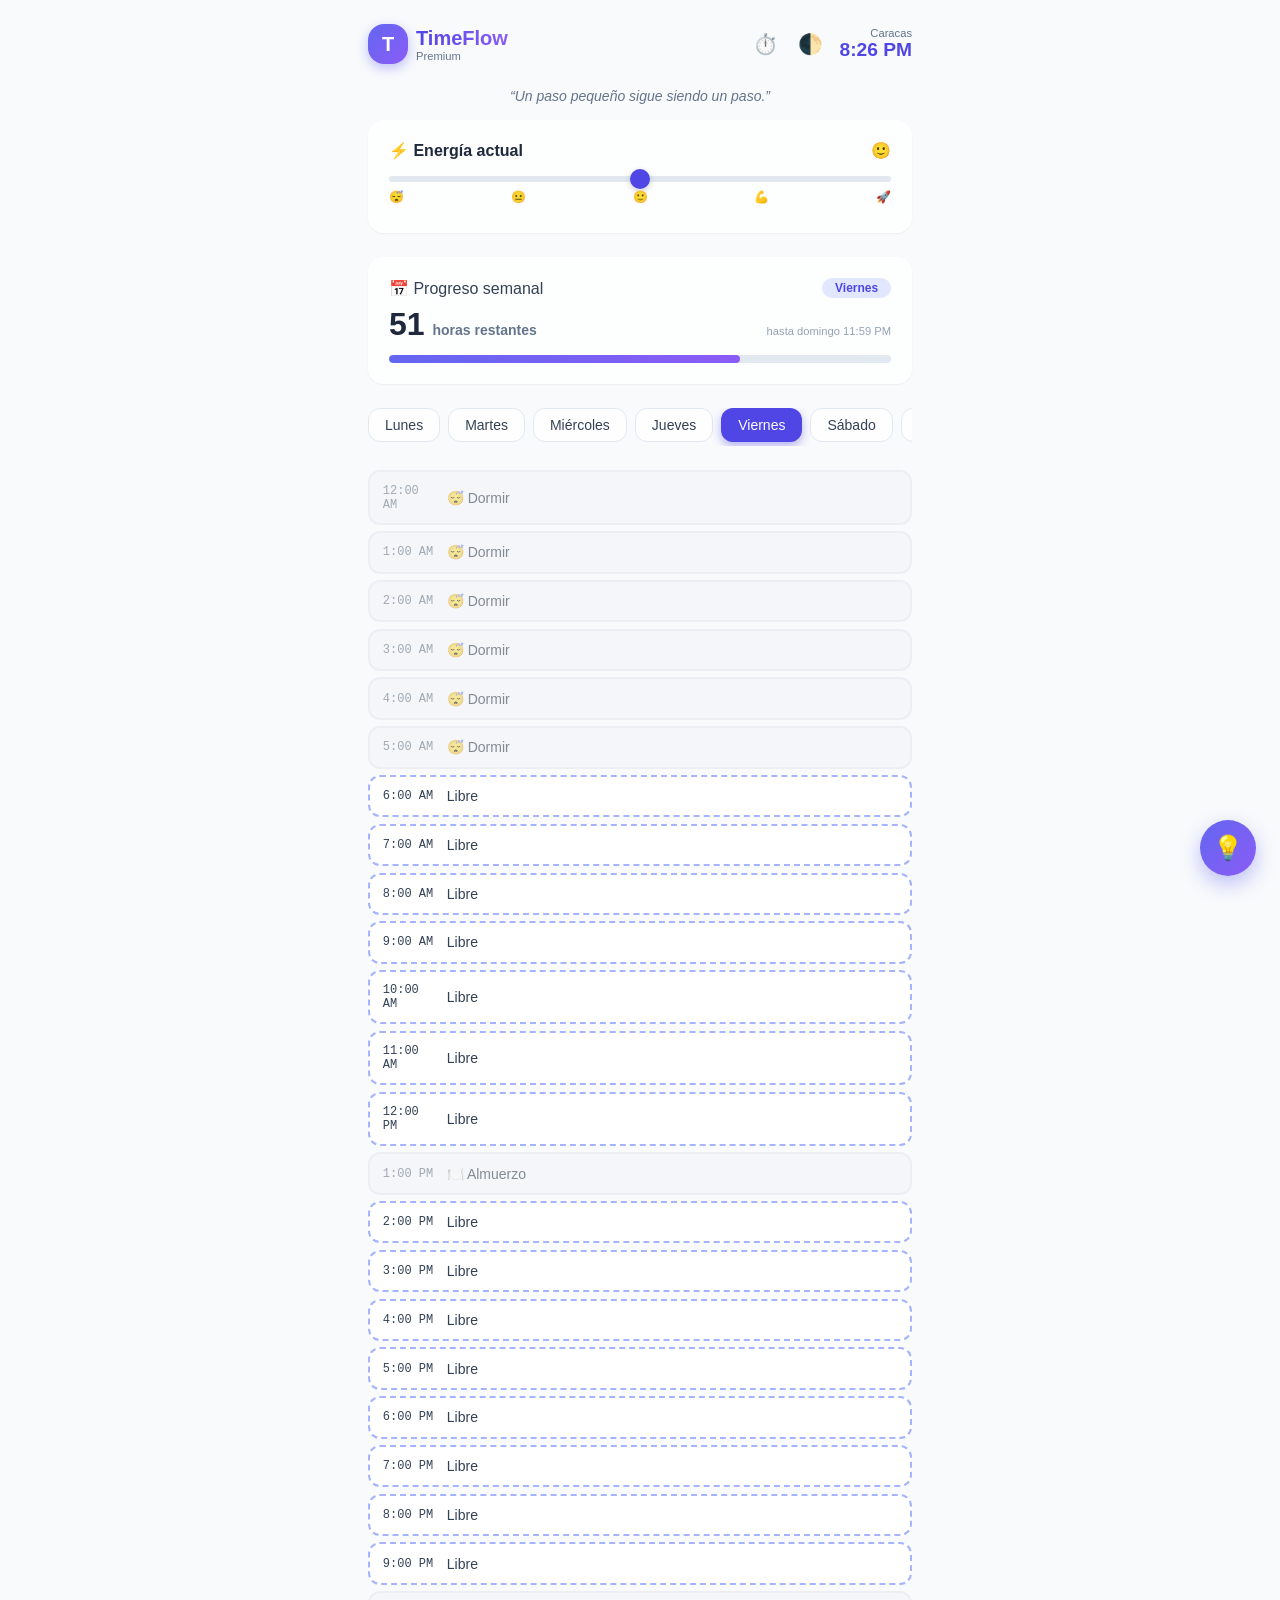
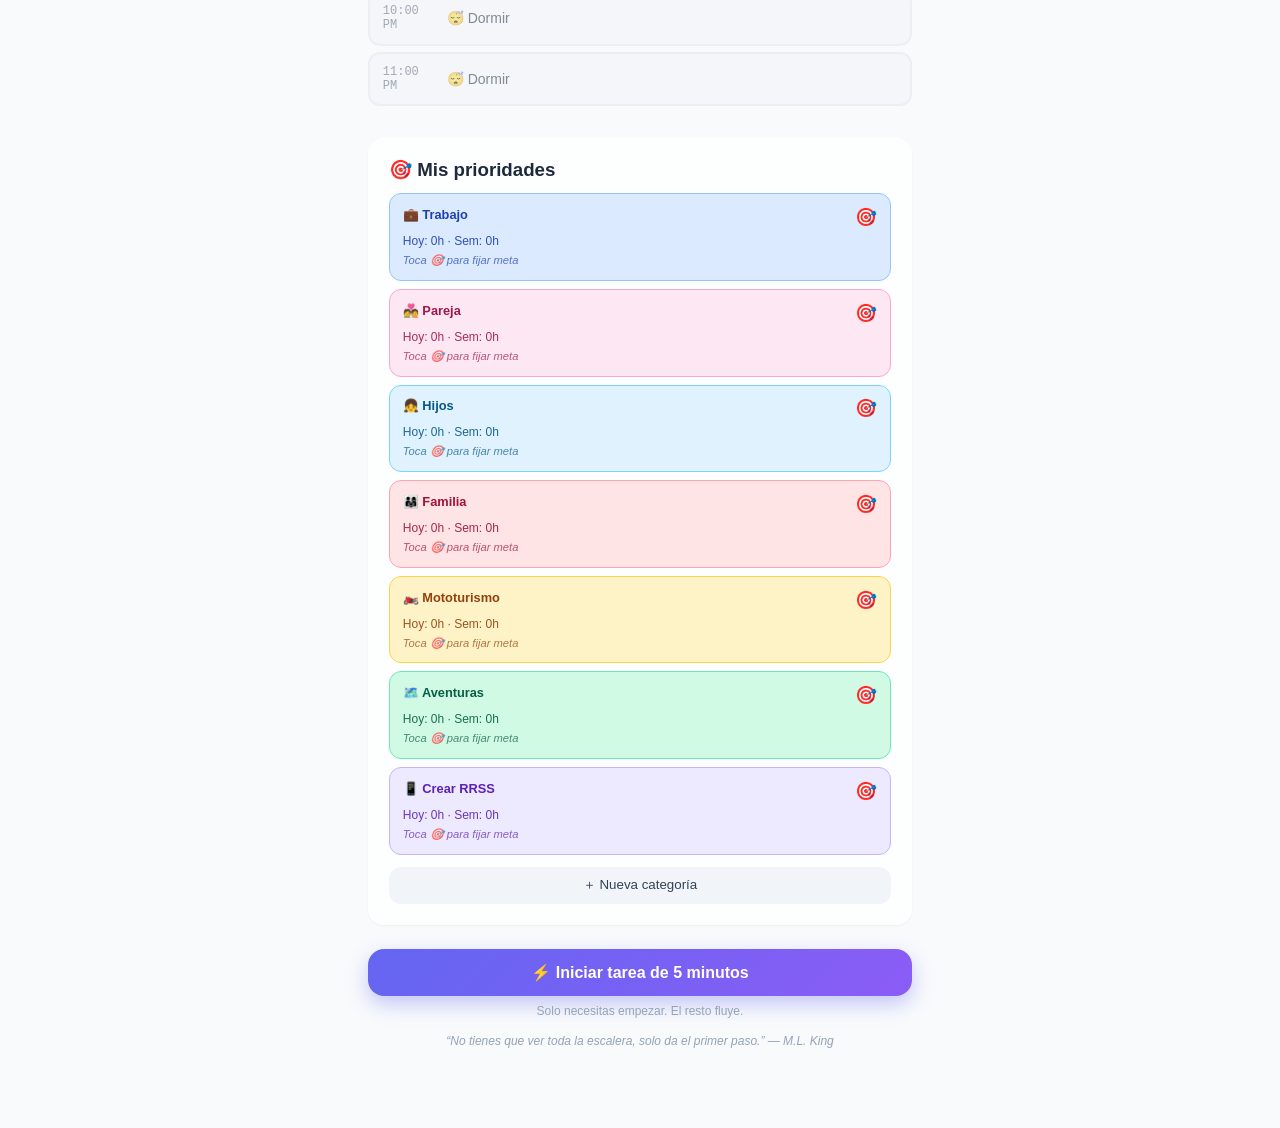
<file: index.html>
<!DOCTYPE html>
<html lang="es">
<head>
    <meta charset="UTF-8">
    <meta name="viewport" content="width=device-width, initial-scale=1.0, viewport-fit=cover">
    <title>TimeFlow · Premium</title>
    <meta name="description" content="Tu compañero para gestionar el tiempo con TDAH">
    <meta name="theme-color" content="#4f46e5">
    <link rel="manifest" href="data:application/manifest+json,%7B%22name%22%3A%22TimeFlow%20Premium%22%2C%22short_name%22%3A%22TimeFlow%22%2C%22start_url%22%3A%22.%2F%22%2C%22display%22%3A%22standalone%22%2C%22background_color%22%3A%22%23f8fafc%22%2C%22theme_color%22%3A%22%234f46e5%22%2C%22icons%22%3A%5B%7B%22src%22%3A%22data%3Aimage%2Fsvg%2Bxml%2C%253Csvg%20xmlns%3D'http%3A%2F%2Fwww.w3.org%2F2000%2Fsvg'%20viewBox%3D'0%200%20100%20100'%3E%3Crect%20width%3D'100'%20height%3D'100'%20rx%3D'20'%20fill%3D'%234f46e5'%2F%3E%3Ctext%20x%3D'50'%20y%3D'68'%20font-size%3D'54'%20fill%3D'white'%20text-anchor%3D'middle'%20font-weight%3D'bold'%3ET%3C%2Ftext%3E%3C%2Fsvg%3E%22%2C%22sizes%22%3A%22100x100%22%2C%22type%22%3A%22image%2Fsvg%2Bxml%22%7D%5D%7D">
    <link rel="stylesheet" href="style.css">
</head>
<body>
    <div class="app">
        <header class="header">
            <div class="logo">
                <div class="logo-icon">T</div>
                <div class="logo-text">
                    <h1>TimeFlow</h1>
                    <p>Premium</p>
                </div>
            </div>
            <div class="header-actions">
                <button id="btn-checkin-toggle" class="icon-btn" title="Check‑in horario">⏱️</button>
                <button id="btn-notify" class="icon-btn" title="Activar recordatorios" style="display:none;">🔔</button>
                <button id="btn-dark-mode" class="icon-btn" title="Modo oscuro">🌓</button>
                <button id="btn-install" class="icon-btn" title="Instalar app" style="display:none;">📲</button>
                <button id="btn-install-help" class="icon-btn" title="Ayuda instalación" style="display:none;">🛟</button>
                <div class="live-clock">
                    <div class="tz">Caracas</div>
                    <div class="time" id="live-clock">--:--</div>
                </div>
            </div>
        </header>

        <div id="night-warning" class="night-warning">
            <div class="icon">🌙</div>
            <p>Es hora de descansar. Tu cerebro lo necesita.</p>
            <p class="sub">Mañana podrás continuar con más claridad y energía.</p>
        </div>

        <div class="quote" id="daily-quote"></div>

        <section class="glass energy-card">
            <div class="energy-header">
                <span>⚡ Energía actual</span>
                <span id="energy-emoji">⚡</span>
            </div>
            <input type="range" id="energy-slider" min="1" max="5" value="3" class="energy-slider">
            <div class="energy-labels">
                <span>😴</span><span>😐</span><span>🙂</span><span>💪</span><span>🚀</span>
            </div>
            <div id="energy-average" class="energy-average"></div>
        </section>

        <section class="glass progress-card">
            <div class="row">
                <span class="label">📅 Progreso semanal</span>
                <span class="badge" id="current-day-badge">Hoy</span>
            </div>
            <div class="progress-details">
                <div class="hours-left" id="week-hours-left">0<span> horas restantes</span></div>
                <div class="progress-deadline">hasta domingo 11:59 PM</div>
            </div>
            <div class="progress-bar-bg">
                <div id="week-progress-bar" class="progress-fill" style="width:0%"></div>
            </div>
        </section>

        <nav class="day-tabs" id="day-tabs"></nav>
        <div class="timeline" id="timeline"></div>

        <section class="glass categories">
            <h3>🎯 Mis prioridades</h3>
            <div class="category-grid" id="categories-legend"></div>
            <button id="btn-add-category" class="btn-add-category">＋ Nueva categoría</button>
            <button id="btn-checkin-now" class="btn-checkin-now" style="display:none;">📋 Revisar horas de hoy</button>
        </section>

        <button class="btn-magic" id="btn-focus">⚡ Iniciar tarea de 5 minutos</button>
        <p class="btn-sub">Solo necesitas empezar. El resto fluye.</p>

        <div id="timer-panel" class="timer-panel glass">
            <div class="timer-display" id="timer-display">05:00</div>
            <button class="btn-cancel" id="btn-cancel-timer">Cancelar</button>
        </div>

        <footer class="footer">
            “No tienes que ver toda la escalera, solo da el primer paso.” — M.L. King
        </footer>

        <button id="btn-idea" class="fab" title="Anotar idea rápida">💡</button>
    </div>

    <!-- Modales -->
    <div class="modal-overlay" id="idea-modal-overlay">
        <div class="modal-content" id="idea-modal-content">
            <h3>💡 Capturar idea</h3>
            <textarea id="idea-input" rows="3" placeholder="Escribe tu idea aquí..."></textarea>
            <div class="modal-actions">
                <button class="btn-cancel" id="btn-idea-cancel">Cerrar</button>
                <button class="btn-save" id="btn-idea-save">Guardar</button>
            </div>
            <div id="ideas-list" class="ideas-list"></div>
        </div>
    </div>

    <div class="modal-overlay" id="modal-overlay">
        <div class="modal-content" id="modal-content">
            <h3>Elige el propósito</h3>
            <div class="modal-options" id="modal-options"></div>
            <button class="modal-cancel" id="modal-cancel-btn">Cancelar</button>
        </div>
    </div>

    <div class="modal-overlay" id="new-category-modal-overlay">
        <div class="modal-content" id="new-category-modal-content">
            <h3>✏️ Nueva prioridad</h3>
            <input type="text" id="new-cat-name" placeholder="Nombre (ej. Estudiar)" class="modal-input">
            <input type="text" id="new-cat-emoji" placeholder="Emoji (ej. 📚)" maxlength="2" class="modal-input">
            <div class="modal-actions">
                <button class="btn-cancel" id="btn-new-cat-cancel">Cancelar</button>
                <button class="btn-save" id="btn-new-cat-save">Guardar</button>
            </div>
        </div>
    </div>

    <script src="app.js"></script>
</body>
</html>
</file>
<file: style.css>
*,*::before,*::after{box-sizing:border-box;margin:0;padding:0}
:root{
    --indigo-500:#6366f1;--indigo-600:#4f46e5;--purple-500:#8b5cf6;
    --slate-50:#f8fafc;--slate-100:#f1f5f9;--slate-200:#e2e8f0;
    --slate-500:#64748b;--slate-700:#334155;--slate-800:#1e293b;
    --white:#ffffff;--radius-lg:1rem;--radius-xl:0.75rem;
    --bg:#f8fafc;--text:#1e293b;--glass-bg:rgba(255,255,255,0.75);
    --glass-border:rgba(255,255,255,0.9);--card-shadow:0 1px 2px rgba(0,0,0,0.05);
}
body.dark{
    --bg:#0f172a;--text:#e2e8f0;--slate-800:#e2e8f0;--slate-700:#cbd5e1;
    --slate-500:#94a3b8;--slate-200:#334155;--slate-100:#1e293b;
    --white:#1e293b;--glass-bg:rgba(30,41,59,0.8);--glass-border:rgba(51,65,85,0.5);
    --card-shadow:0 4px 12px rgba(0,0,0,0.3);
}
body{
    font-family:-apple-system,BlinkMacSystemFont,'Segoe UI',Roboto,'Helvetica Neue',sans-serif;
    background:var(--bg);color:var(--text);min-height:100vh;-webkit-font-smoothing:antialiased;
    padding-bottom:env(safe-area-inset-bottom);transition:background 0.3s,color 0.3s;
}
.app{max-width:36rem;margin:0 auto;padding:1.5rem 1rem 5rem;position:relative}
.glass{
    background:var(--glass-bg);backdrop-filter:blur(20px);-webkit-backdrop-filter:blur(20px);
    border:1px solid var(--glass-border);border-radius:var(--radius-lg);padding:1.25rem;
    box-shadow:var(--card-shadow);transition:background 0.3s,border-color 0.3s;
}
.header{display:flex;justify-content:space-between;align-items:center;margin-bottom:1.5rem}
.logo{display:flex;align-items:center;gap:0.5rem}
.logo-icon{
    width:2.5rem;height:2.5rem;background:linear-gradient(135deg,var(--indigo-500),var(--purple-500));
    border-radius:1rem;display:flex;align-items:center;justify-content:center;color:white;
    font-weight:700;font-size:1.25rem;box-shadow:0 4px 12px rgba(99,102,241,0.4);
}
.logo-text h1{
    font-size:1.25rem;font-weight:700;background:linear-gradient(to right,var(--indigo-600),var(--purple-500));
    -webkit-background-clip:text;-webkit-text-fill-color:transparent;background-clip:text;
}
.logo-text p{font-size:0.7rem;color:var(--slate-500)}
.header-actions{display:flex;align-items:center;gap:0.75rem}
.icon-btn{background:none;border:none;font-size:1.25rem;cursor:pointer;padding:0.25rem;border-radius:50%;transition:background 0.2s}
.icon-btn:hover{background:var(--slate-100)}
.live-clock{text-align:right}
.live-clock .tz{font-size:0.7rem;color:var(--slate-500)}
.live-clock .time{font-size:1.2rem;font-weight:600;color:var(--indigo-600)}
.night-warning{
    background:rgba(30,27,75,0.8);backdrop-filter:blur(20px);-webkit-backdrop-filter:blur(20px);
    color:white;text-align:center;padding:1rem;border-radius:var(--radius-lg);margin-bottom:1.5rem;display:none;
}
.night-warning .icon{font-size:2rem}
.night-warning p{margin-top:0.25rem;font-weight:500}
.night-warning .sub{font-size:0.8rem;color:#c7d2fe}
.quote{text-align:center;font-size:0.875rem;color:var(--slate-500);font-style:italic;margin-bottom:1rem}
.energy-card{margin-bottom:1.5rem}
.energy-header{display:flex;justify-content:space-between;align-items:center;font-weight:600;margin-bottom:0.5rem}
.energy-slider{width:100%;-webkit-appearance:none;height:6px;border-radius:3px;background:var(--slate-200);outline:none}
.energy-slider::-webkit-slider-thumb{-webkit-appearance:none;width:20px;height:20px;border-radius:50%;background:var(--indigo-600);box-shadow:0 2px 6px rgba(0,0,0,0.2);cursor:pointer}
.energy-labels{display:flex;justify-content:space-between;margin-top:0.25rem;font-size:0.75rem}
.energy-average{margin-top:0.5rem;font-size:0.8rem;color:var(--slate-500);text-align:center}
.progress-card{margin-bottom:1.5rem}
.row{display:flex;justify-content:space-between;align-items:center;margin-bottom:0.5rem}
.label{font-weight:500;color:var(--slate-700)}
.badge{background:#e0e7ff;color:var(--indigo-600);padding:0.2rem 0.8rem;border-radius:999px;font-size:0.75rem;font-weight:600}
.hours-left{font-size:2rem;font-weight:700;color:var(--slate-800)}
.hours-left span{font-size:0.875rem;color:var(--slate-500);margin-left:0.25rem}
.progress-details{display:flex;align-items:baseline;justify-content:space-between}
.progress-deadline{font-size:0.7rem;color:#94a3b8}
.progress-bar-bg{width:100%;height:0.5rem;background:var(--slate-200);border-radius:999px;margin-top:0.75rem;overflow:hidden}
.progress-fill{height:100%;background:linear-gradient(to right,var(--indigo-500),var(--purple-500));border-radius:999px;transition:width 0.7s ease}
.day-tabs{display:flex;overflow-x:auto;gap:0.5rem;margin-bottom:1.5rem;padding-bottom:0.25rem}
.day-tab{
    padding:0.5rem 1rem;border-radius:var(--radius-xl);font-size:0.875rem;font-weight:500;
    white-space:nowrap;transition:all 0.2s;border:1px solid var(--slate-200);
    background:rgba(255,255,255,0.9);color:var(--slate-700);cursor:pointer;
}
.day-tab.active{
    background:var(--indigo-600);color:white;border-color:transparent;
    box-shadow:0 4px 10px rgba(79,70,229,0.4);
}
.timeline{display:flex;flex-direction:column;gap:0.4rem;margin-bottom:2rem}
.timeline-slot{
    display:flex;align-items:center;padding:0.7rem 0.8rem;border-radius:var(--radius-xl);
    transition:all 0.2s;cursor:pointer;font-size:0.875rem;border:2px solid transparent;
    background:var(--white);border-color:#e2e8f0;color:var(--slate-700);
}
.timeline-slot:hover:not(.fixed){transform:translateX(4px);box-shadow:0 4px 6px -1px rgba(0,0,0,0.1)}
.timeline-slot.fixed{
    cursor:not-allowed;opacity:0.6;filter:grayscale(0.2);background:var(--slate-100);
    border-color:var(--slate-200);color:var(--slate-500);
}
.timeline-slot .hour{width:3.5rem;font-family:monospace;font-size:0.75rem;font-weight:500}
.timeline-slot .label{flex:1;margin-left:0.5rem;font-weight:500}
.categories{margin-bottom:1.5rem}
.categories h3{font-weight:600;margin-bottom:0.75rem}
.category-grid{display:grid;grid-template-columns:1fr 1fr;gap:0.5rem}
.category-card{
    display:flex;justify-content:space-between;align-items:center;
    padding:0.6rem 0.8rem;border-radius:var(--radius-xl);font-size:0.8rem;
    transition:all 0.2s;border:1px solid rgba(0,0,0,0.03);
}
.category-card:hover{transform:translateY(-2px);box-shadow:0 4px 6px -1px rgba(0,0,0,0.1)}
.btn-magic{
    display:block;margin:0 auto 0.5rem;background:linear-gradient(135deg,var(--indigo-500),var(--purple-500));
    color:white;padding:0.9rem 2rem;border-radius:var(--radius-lg);font-weight:600;
    border:none;box-shadow:0 8px 20px rgba(99,102,241,0.35);cursor:pointer;transition:all 0.2s;
    font-size:1rem;width:100%;
}
.btn-magic:active{transform:scale(0.97)}
.btn-sub{text-align:center;font-size:0.75rem;color:#94a3b8;margin-bottom:1rem}
.timer-panel{text-align:center;padding:1.5rem;margin-bottom:1.5rem;display:none}
.timer-display{
    font-size:3.5rem;font-weight:700;background:linear-gradient(to right,var(--indigo-500),var(--purple-500));
    -webkit-background-clip:text;-webkit-text-fill-color:transparent;background-clip:text;
    font-variant-numeric:tabular-nums;margin-bottom:1rem;
}
.btn-cancel{background:var(--slate-100);border:none;padding:0.5rem 1.5rem;border-radius:var(--radius-xl);font-weight:500;cursor:pointer}
.footer{text-align:center;font-size:0.75rem;color:#94a3b8;font-style:italic}
.fab{
    position:fixed;bottom:1.5rem;right:1.5rem;width:3.5rem;height:3.5rem;border-radius:50%;
    background:linear-gradient(135deg,var(--indigo-500),var(--purple-500));color:white;border:none;
    font-size:1.5rem;box-shadow:0 8px 20px rgba(99,102,241,0.4);cursor:pointer;z-index:50;transition:transform 0.2s;
}
.fab:active{transform:scale(0.9)}
.modal-overlay{
    position:fixed;inset:0;background:rgba(15,23,42,0.6);backdrop-filter:blur(4px);
    -webkit-backdrop-filter:blur(4px);display:none;align-items:center;justify-content:center;
    z-index:100;padding:1rem;
}
.modal-overlay.active{display:flex}
.modal-content{
    background:var(--glass-bg);backdrop-filter:blur(24px);-webkit-backdrop-filter:blur(24px);
    border-radius:var(--radius-lg);padding:1.5rem;max-width:20rem;width:100%;
    box-shadow:0 25px 50px -12px rgba(0,0,0,0.25);transform:scale(0.9);opacity:0;
    transition:all 0.2s;
}
.modal-content.active{transform:scale(1);opacity:1}
.modal-content h3{font-weight:600;margin-bottom:1rem}
.modal-options{display:grid;grid-template-columns:1fr 1fr;gap:0.5rem}
.modal-option{
    padding:0.75rem;border-radius:var(--radius-xl);font-size:0.85rem;font-weight:500;
    border:1px solid rgba(0,0,0,0.05);cursor:pointer;transition:0.2s;background:white;
}
.modal-cancel{margin-top:1rem;width:100%;background:var(--slate-100);padding:0.6rem;border-radius:var(--radius-xl);font-weight:500;cursor:pointer;border:none}
textarea{
    width:100%;padding:0.75rem;border-radius:var(--radius-xl);border:1px solid var(--slate-200);
    font-family:inherit;resize:vertical;margin-bottom:0.75rem;
}
.modal-actions{display:flex;gap:0.5rem;justify-content:flex-end}
.btn-save{background:var(--indigo-600);color:white;border:none;padding:0.5rem 1rem;border-radius:var(--radius-xl);font-weight:500;cursor:pointer}
.ideas-list{margin-top:1rem;max-height:200px;overflow-y:auto}
.idea-item{padding:0.5rem;border-bottom:1px solid var(--slate-200);font-size:0.85rem;display:flex;justify-content:space-between;align-items:center}
.idea-item button{background:none;border:none;color:var(--slate-500);cursor:pointer}

/* Nuevos estilos */
.btn-add-category {
    width:100%;margin-top:0.75rem;background:var(--slate-100);
    border:2px dashed var(--slate-300);border-radius:var(--radius-xl);
    padding:0.6rem;font-weight:500;cursor:pointer;transition:all 0.2s;color:var(--slate-700);
}
.btn-add-category:hover{background:var(--indigo-50);border-color:var(--indigo-300)}
.btn-checkin-now {
    width:100%;margin-top:0.5rem;background:var(--indigo-50);
    border:1px solid var(--indigo-200);border-radius:var(--radius-xl);
    padding:0.5rem;font-weight:500;cursor:pointer;color:var(--indigo-600);
}
.modal-input {
    width:100%;padding:0.75rem;border-radius:var(--radius-xl);
    border:1px solid var(--slate-200);margin-bottom:0.75rem;font-family:inherit;
}
</file>
